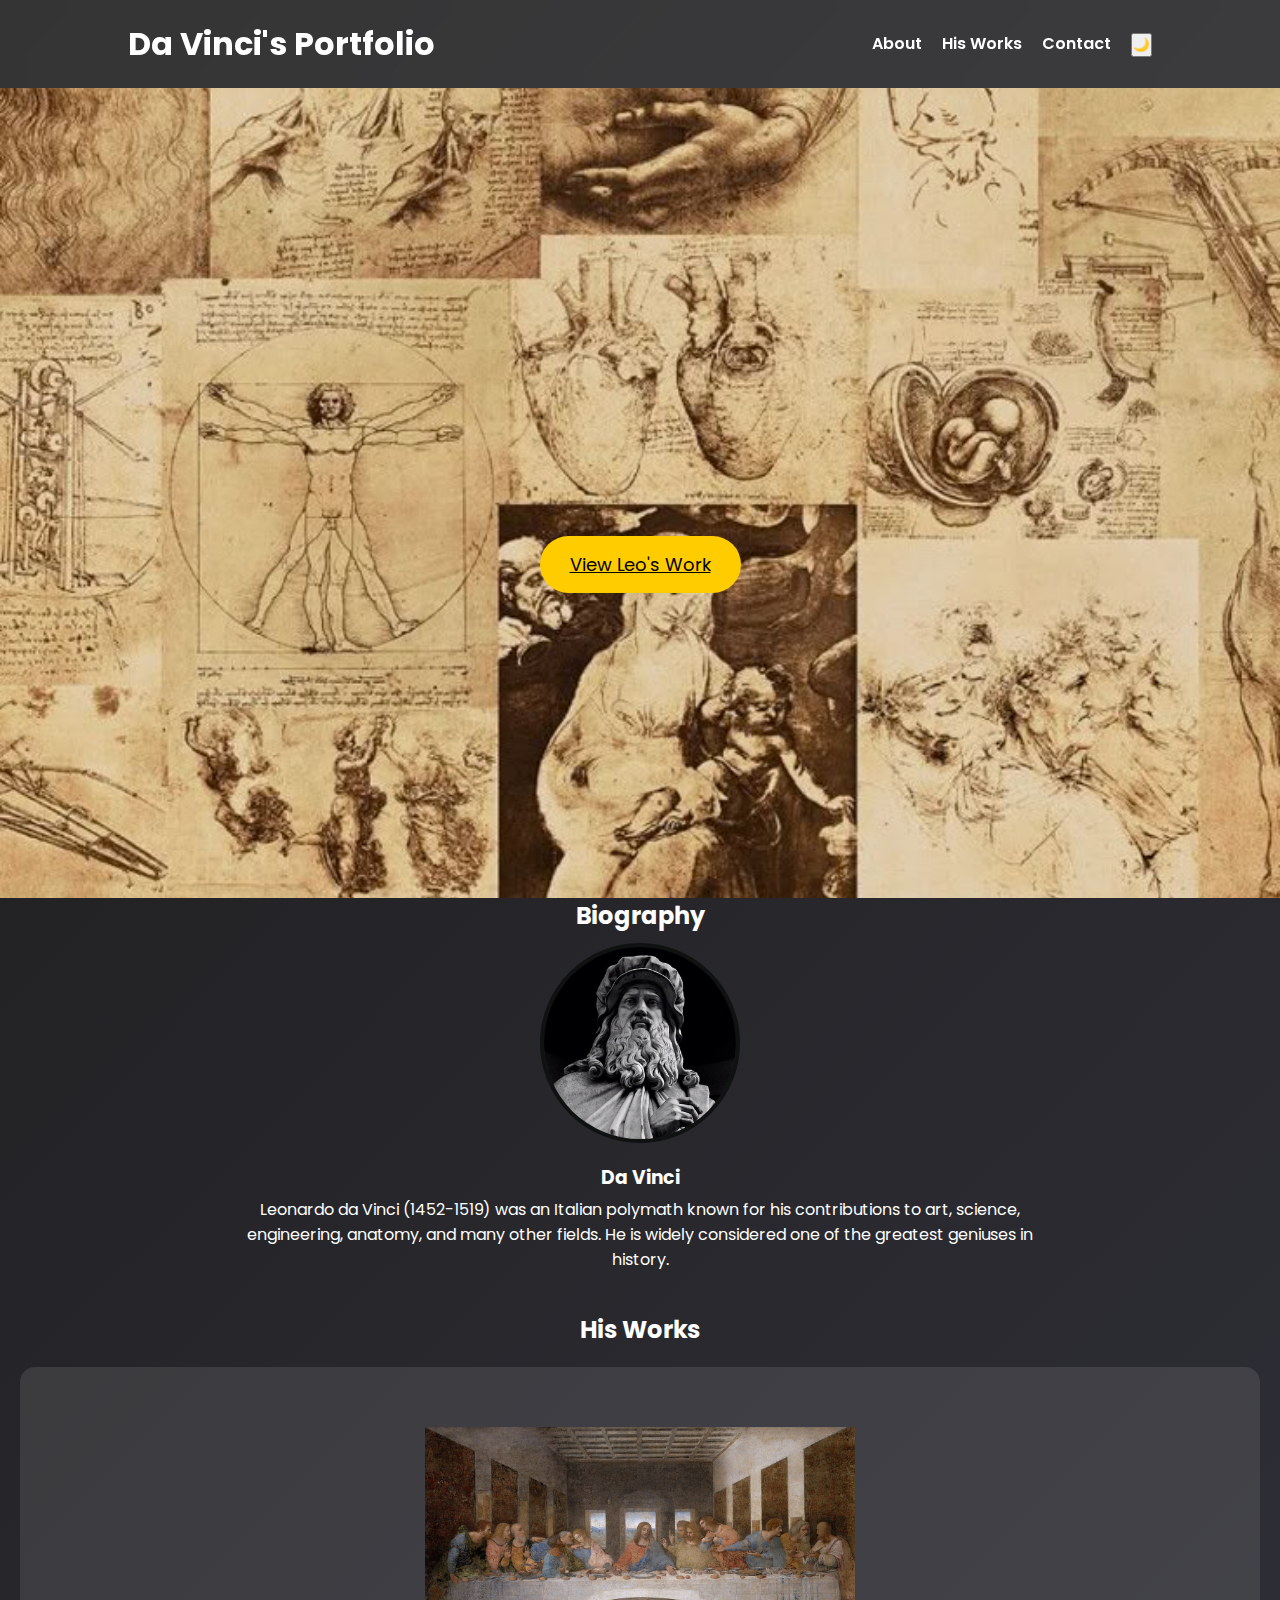
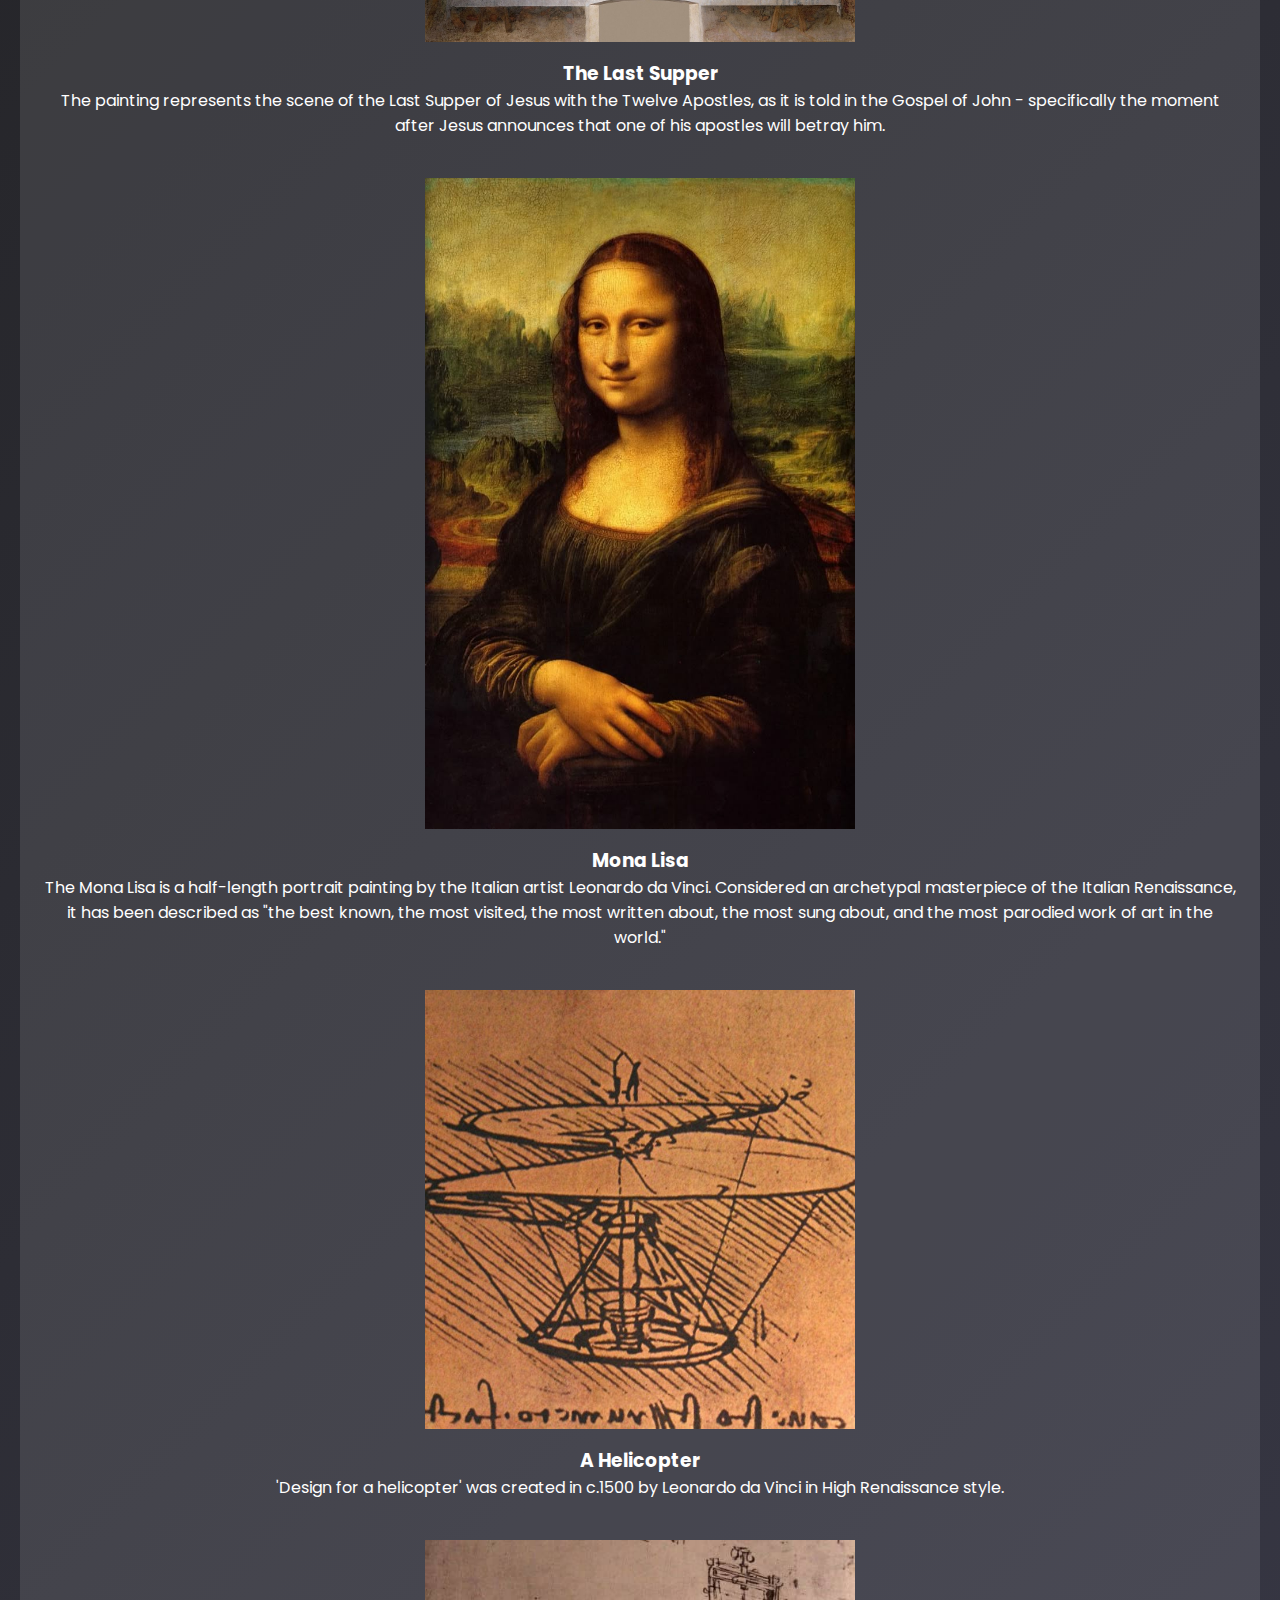
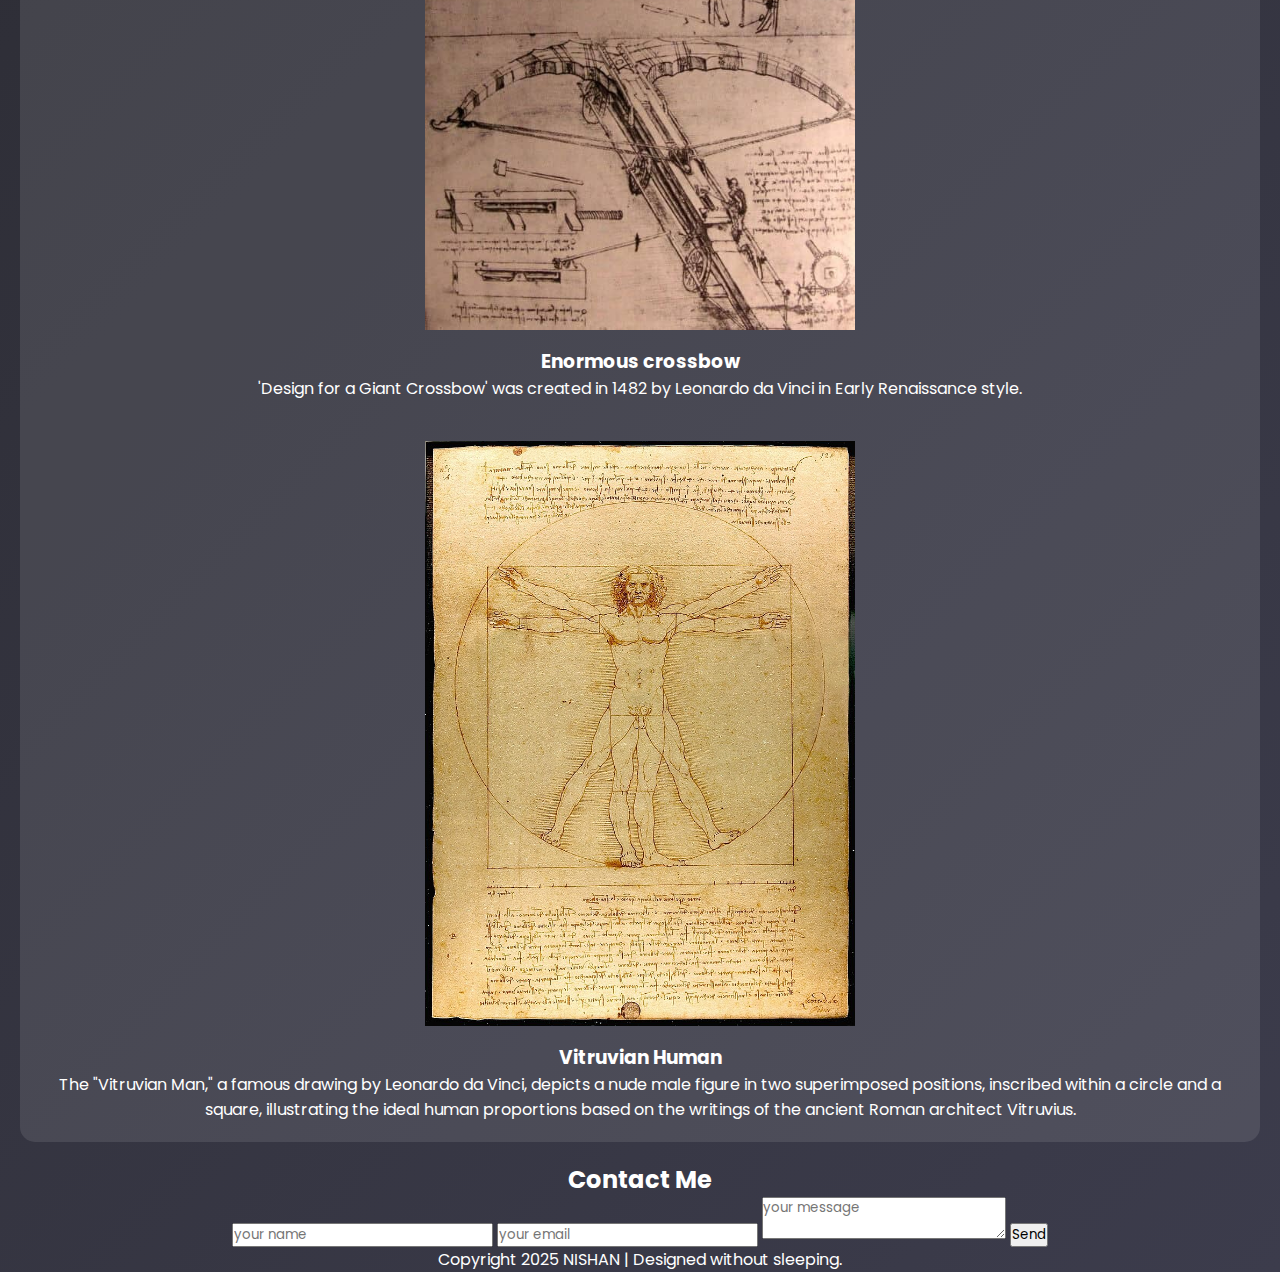
<file: index.html>
<!DOCTYPE html>
<html lang="en">
<head>
    <meta charset="UTF-8">
    <meta name="viewpoint" content="width=device-width, initial-scale=1.0">
    <title> My Portfolio </title>
    <link rel="stylesheet" href="style.css">
    <script defer src="script.js"></script>
    <link rel="preconnect" href="https://fonts.googleapis.com">
    <link rel="preconnect" href="https://fonts.gstatic.com" crossorigin>
    <link href="https://fonts.googleapis.com/css2?family=Jaro:opsz@6..72&family=Poppins:ital,wght@0,100;0,200;0,300;0,400;0,500;0,600;0,700;0,800;0,900;1,100;1,200;1,300;1,400;1,500;1,600;1,700;1,800;1,900&display=swap" rel="stylesheet">
</head>
<body>
    <header>
        <h1> Da Vinci's Portfolio</h1>
        <nav>
            <ul>
                <li><a href="#about">About</a></li>
                <li><a href="#projects">His Works</a></li>
                <li><a href="#contact">Contact</a></li>
                <li><button id="themeToggle">🌙</button></li>
            </ul>
        </nav>
    </header>
    
    <section id="hero">
        <div class="hero-content">
            <h2 class="hero-title">Hi, I'm <span>NISHAN</span></h2>
            <p class="hero-description">This is about Leonardo da Vinci.</p>
        </div>
         <a href="#projects" class="glow-button"> View Leo's Work </a>
    </section>

    <section id="about">
        <div class="about-container">
            <h2>Biography</h2>
            <img src="assets/leo.jpg" alt="Leonardo da Vinci" class="about-image">
                <h3>Da Vinci</h3>
                <p>Leonardo da Vinci (1452-1519) was an Italian polymath known for his contributions to art,
                     science, engineering, anatomy, and many other fields. He is widely considered one of the greatest 
                     geniuses in history.</p>
        </div>
    </section>
   
    <section id="projects">
        <h2>His Works</h2>
        <div class="project-card">
            <img src="assets/The_Last_Supper.jpg" alt="Project">
            <h3>The Last Supper</h3>
            <P>The painting represents the scene of the Last Supper of Jesus with the Twelve Apostles, as it is told in 
                the Gospel of John - specifically the moment after Jesus announces that one of his apostles will betray 
                him.</P>
            <img src="assets/The Renaissance.jpg">
            <h3>Mona Lisa</h3>
            <p>The Mona Lisa is a half-length portrait painting by the Italian artist Leonardo da Vinci. Considered an
                 archetypal masterpiece of the Italian Renaissance, it has been described as "the best known, the most 
                 visited, the most written about, the most sung about, and the most parodied work of art in the world."</p>
            <img src="assets/design-for-a-helicopter.jpg">
            <h3>A Helicopter</h3>
            <p>'Design for a helicopter' was created in c.1500 by Leonardo da Vinci in High Renaissance style.</p>
            <img src="assets/design-for-an-enormous-crossbow.jpg">
            <h3>Enormous crossbow</h3>
            <p>'Design for a Giant Crossbow' was created in 1482 by Leonardo da Vinci in Early Renaissance style.</p>
            <img src="assets/images.webp">
            <h3>Vitruvian Human</h3>
            <p>The "Vitruvian Man," a famous drawing by Leonardo da Vinci, depicts a nude male figure in two superimposed 
                positions, inscribed within a circle and a square, illustrating the ideal human proportions based on the 
                writings of the ancient Roman architect Vitruvius.</p>
        </div>
    </section>

    <section id="contact">
        <h2>Contact Me</h2>
        <form>
            <input type="text" placeholder="your name" required>
            <input type="email" placeholder="your email" required>
            <textarea placeholder="your message" required></textarea>
            <button type="submit">Send</button>
        </form>
    </section>

    <footer>
        <p> Copyright 2025 NISHAN | Designed without sleeping.</p>
    </footer>
</body>
</html>
</file>
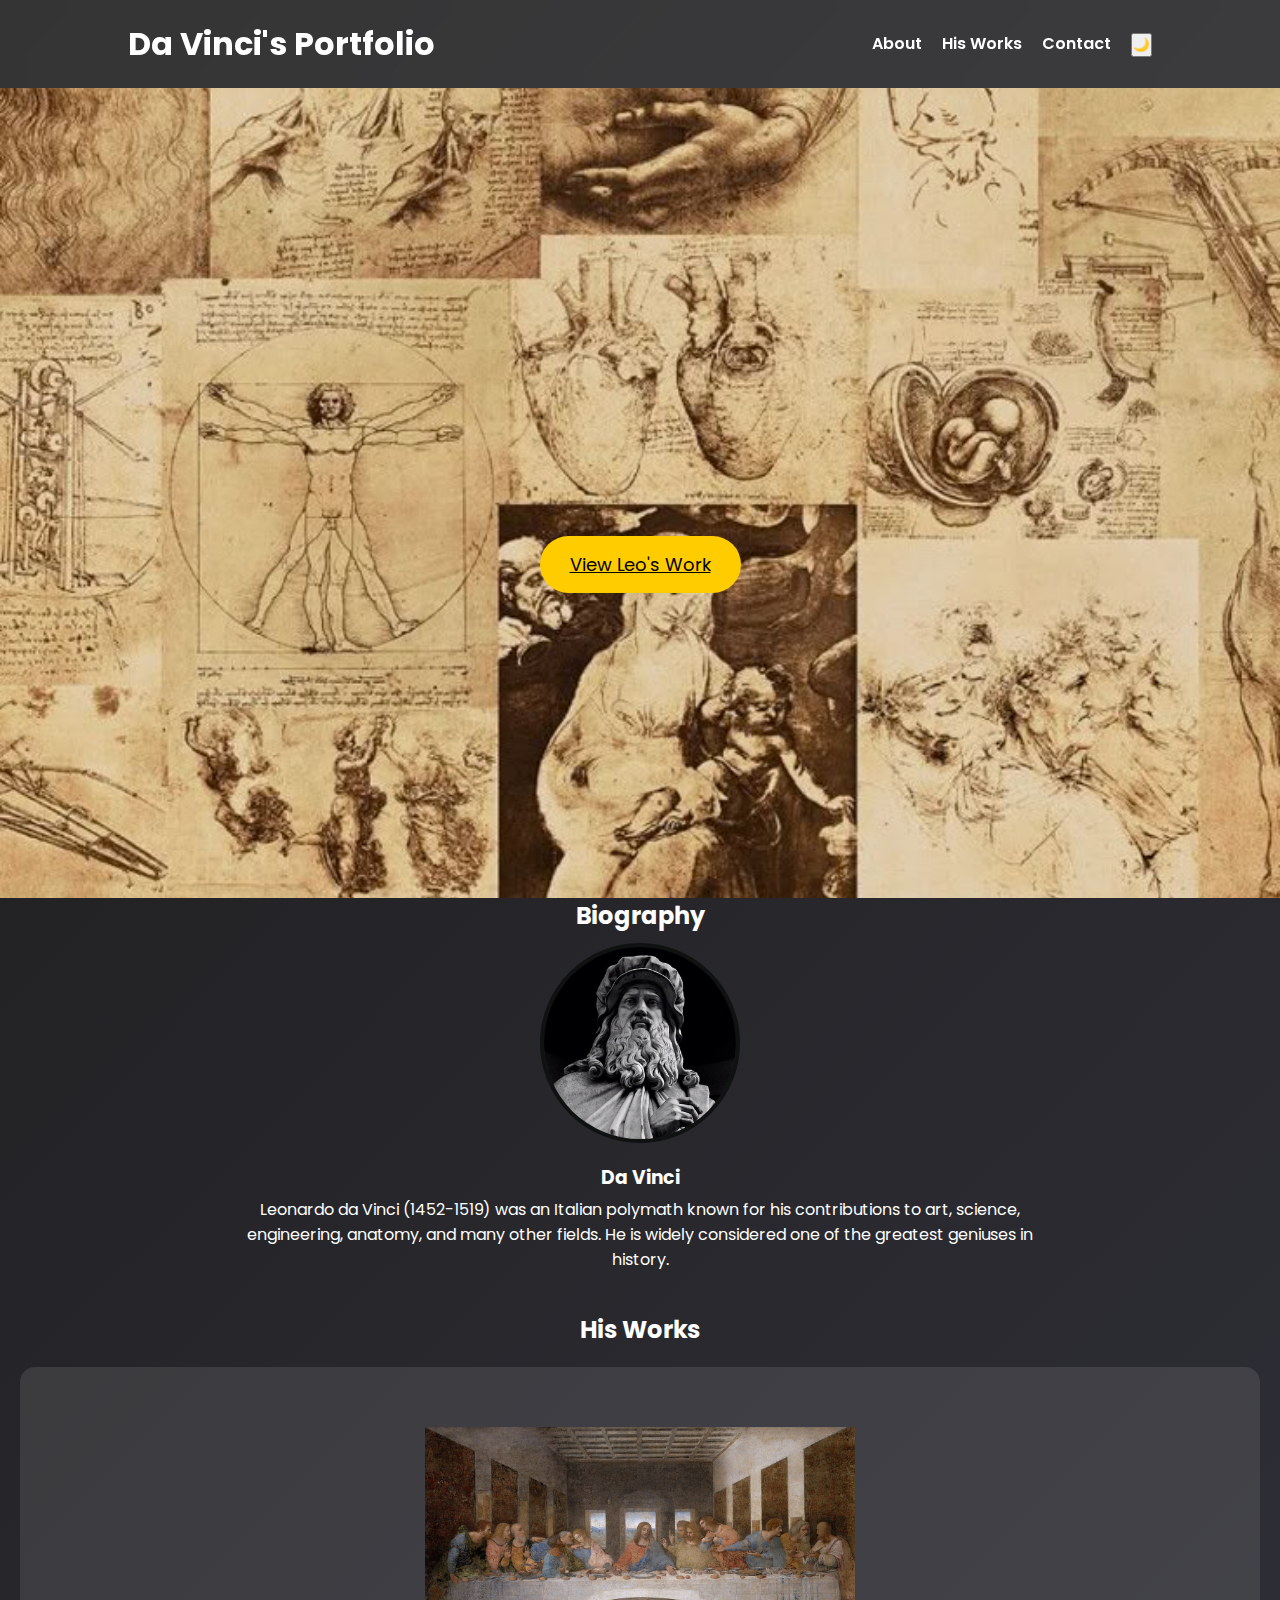
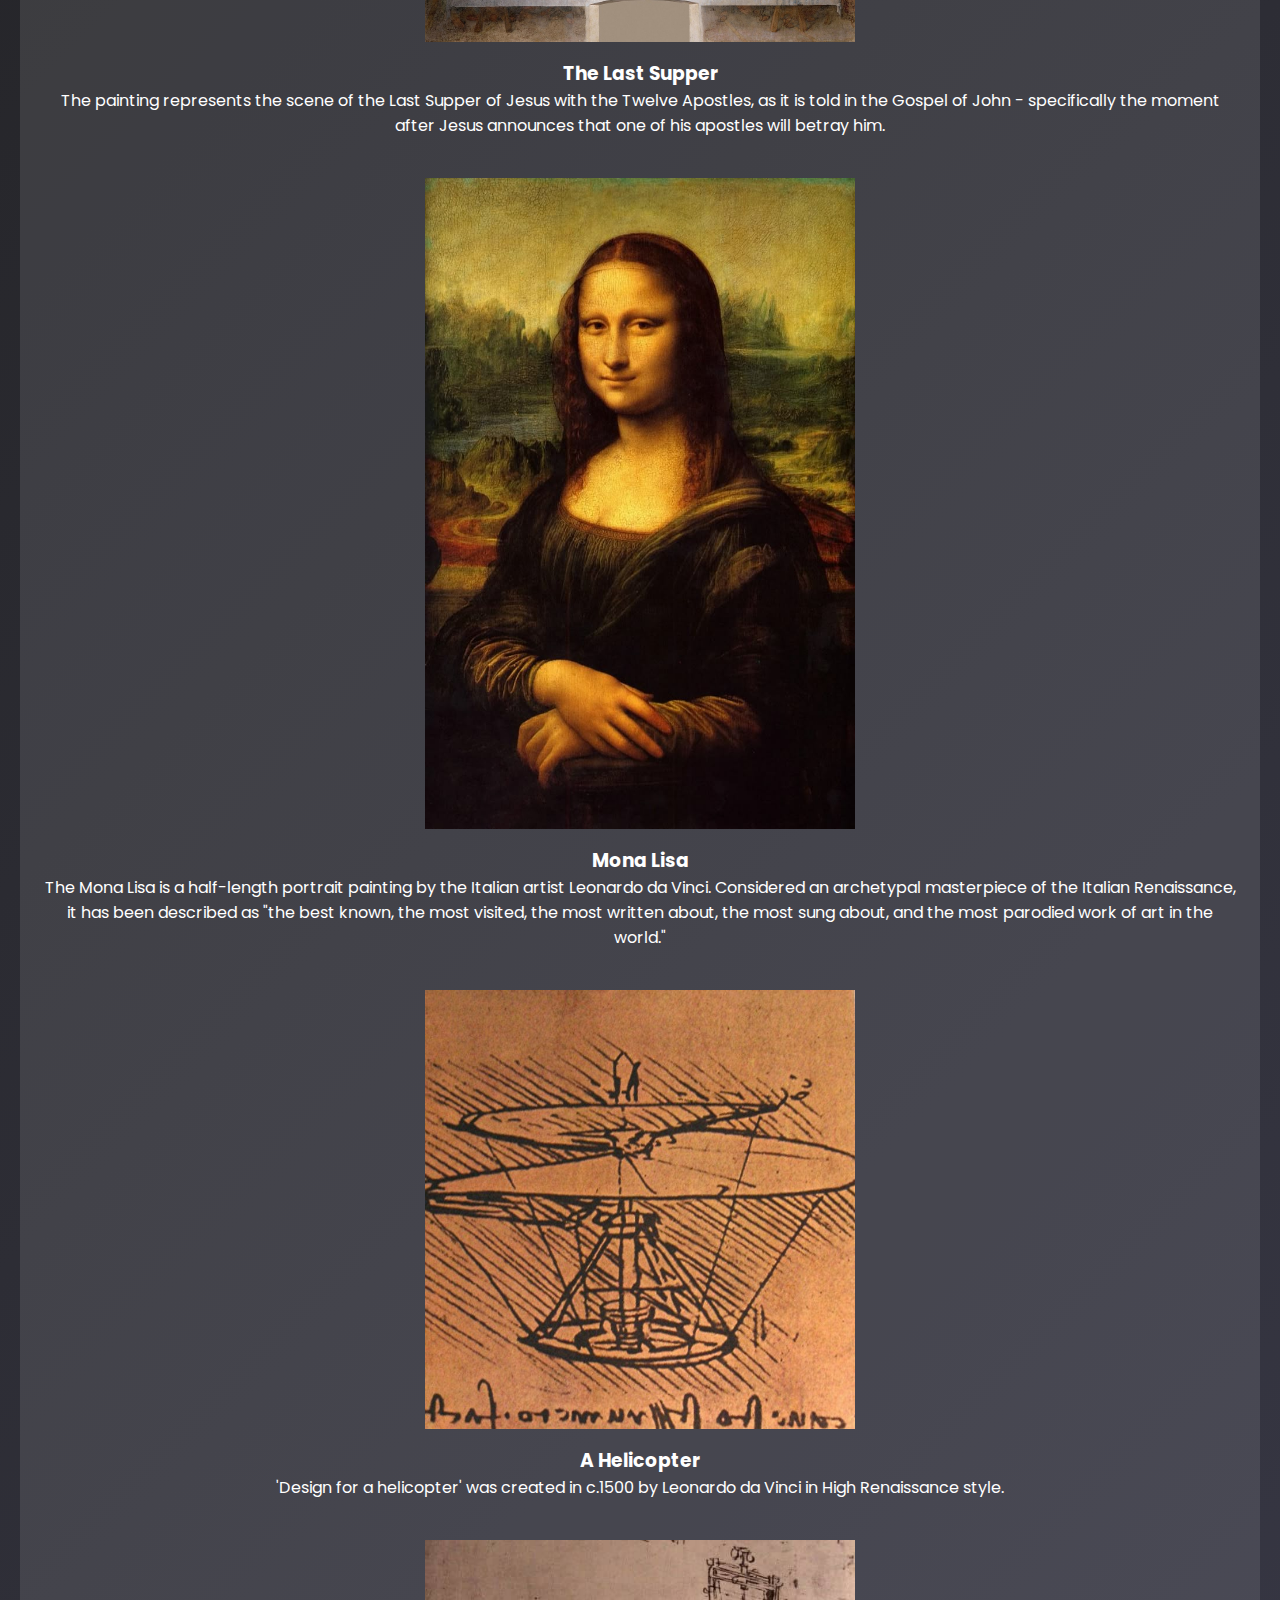
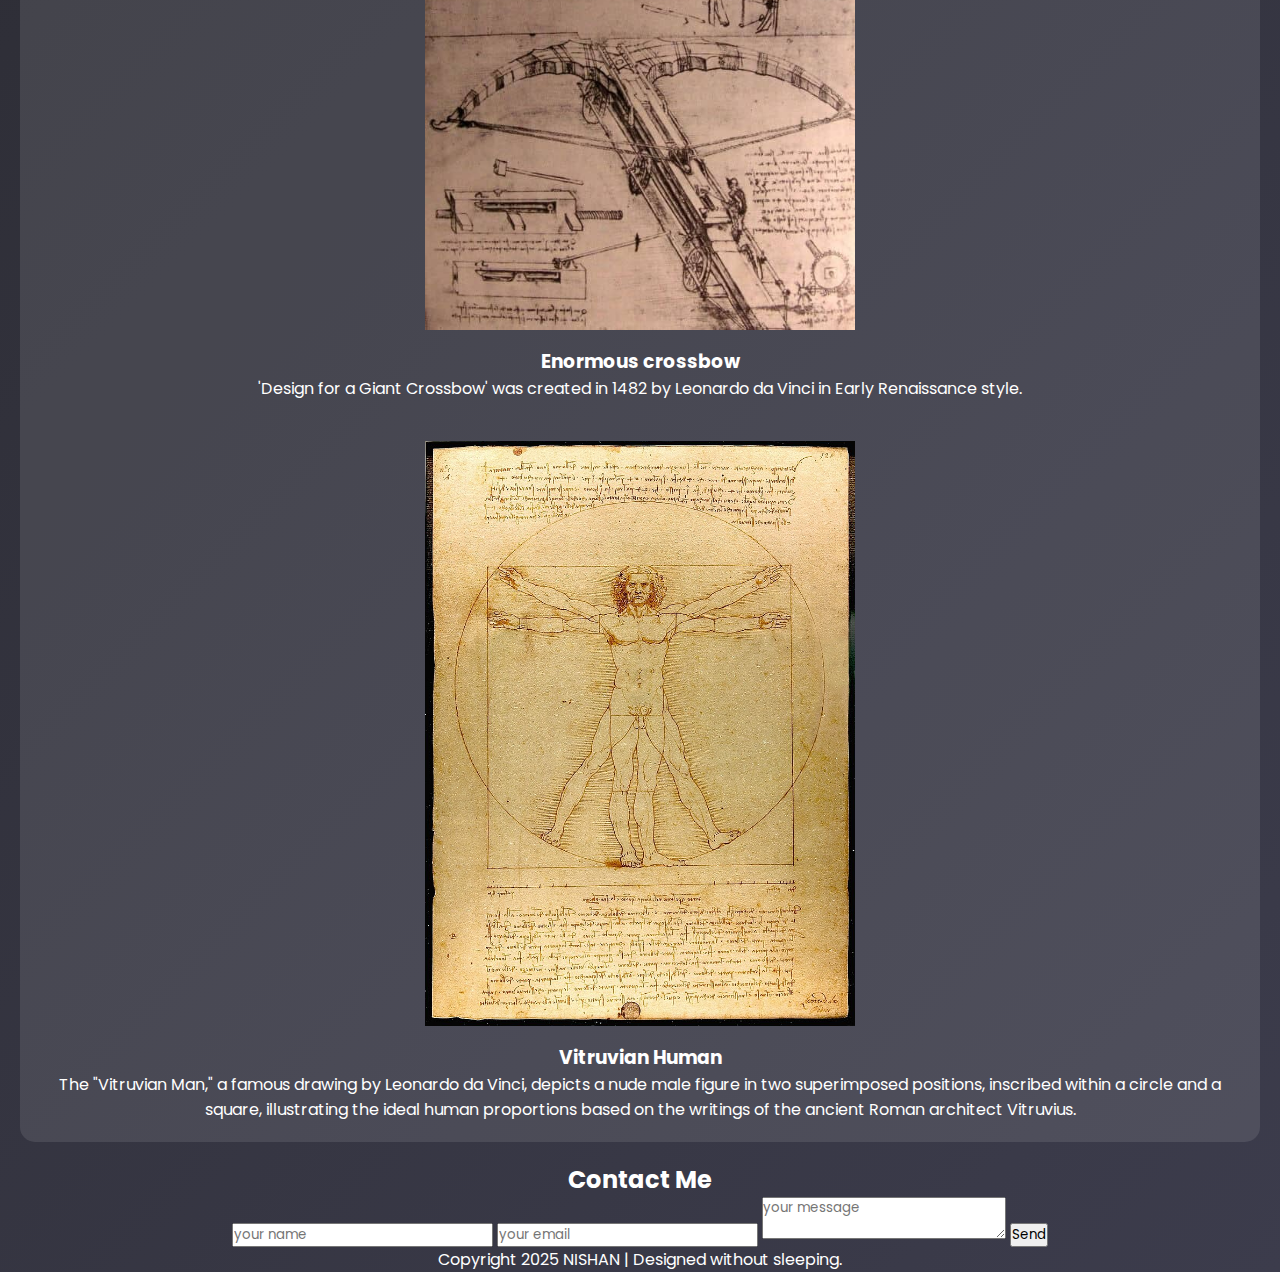
<file: portf.html>
<!DOCTYPE html>
<html lang="en">
<head>
    <meta charset="UTF-8">
    <meta name="viewpoint" content="width=device-width, initial-scale=1.0">
    <title> My Portfolio </title>
    <link rel="stylesheet" href="portf.css">
    <script defer src="portf.js"></script>
    <link rel="preconnect" href="https://fonts.googleapis.com">
    <link rel="preconnect" href="https://fonts.gstatic.com" crossorigin>
    <link href="https://fonts.googleapis.com/css2?family=Jaro:opsz@6..72&family=Poppins:ital,wght@0,100;0,200;0,300;0,400;0,500;0,600;0,700;0,800;0,900;1,100;1,200;1,300;1,400;1,500;1,600;1,700;1,800;1,900&display=swap" rel="stylesheet">
</head>
<body>
    <header>
        <h1> Da Vinci's Portfolio</h1>
        <nav>
            <ul>
                <li><a href="#about">About</a></li>
                <li><a href="#projects">His Works</a></li>
                <li><a href="#contact">Contact</a></li>
                <li><button id="themeToggle">🌙</button></li>
            </ul>
        </nav>
    </header>
    
    <section id="hero">
        <div class="hero-content">
            <h2 class="hero-title">Hi, I'm <span>NISHAN</span></h2>
            <p class="hero-description">This is about Leonardo da Vinci.</p>
        </div>
         <a href="#projects" class="glow-button"> View Leo's Work </a>
    </section>

    <section id="about">
        <div class="about-container">
            <h2>Biography</h2>
            <img src="assets/leo.jpg" alt="Leonardo da Vinci" class="about-image">
                <h3>Da Vinci</h3>
                <p>Leonardo da Vinci (1452-1519) was an Italian polymath known for his contributions to art,
                     science, engineering, anatomy, and many other fields. He is widely considered one of the greatest 
                     geniuses in history.</p>
        </div>
    </section>
   
    <section id="projects">
        <h2>His Works</h2>
        <div class="project-card">
            <img src="assets/The_Last_Supper.jpg" alt="Project">
            <h3>The Last Supper</h3>
            <P>The painting represents the scene of the Last Supper of Jesus with the Twelve Apostles, as it is told in 
                the Gospel of John - specifically the moment after Jesus announces that one of his apostles will betray 
                him.</P>
            <img src="assets/The Renaissance.jpg">
            <h3>Mona Lisa</h3>
            <p>The Mona Lisa is a half-length portrait painting by the Italian artist Leonardo da Vinci. Considered an
                 archetypal masterpiece of the Italian Renaissance, it has been described as "the best known, the most 
                 visited, the most written about, the most sung about, and the most parodied work of art in the world."</p>
            <img src="assets/design-for-a-helicopter.jpg">
            <h3>A Helicopter</h3>
            <p>'Design for a helicopter' was created in c.1500 by Leonardo da Vinci in High Renaissance style.</p>
            <img src="assets/design-for-an-enormous-crossbow.jpg">
            <h3>Enormous crossbow</h3>
            <p>'Design for a Giant Crossbow' was created in 1482 by Leonardo da Vinci in Early Renaissance style.</p>
            <img src="assets/images.webp">
            <h3>Vitruvian Human</h3>
            <p>The "Vitruvian Man," a famous drawing by Leonardo da Vinci, depicts a nude male figure in two superimposed 
                positions, inscribed within a circle and a square, illustrating the ideal human proportions based on the 
                writings of the ancient Roman architect Vitruvius.</p>
        </div>
    </section>

    <section id="contact">
        <h2>Contact Me</h2>
        <form>
            <input type="text" placeholder="your name" required>
            <input type="email" placeholder="your email" required>
            <textarea placeholder="your message" required></textarea>
            <button type="submit">Send</button>
        </form>
    </section>

    <footer>
        <p> Copyright 2025 NISHAN | Designed without sleeping.</p>
    </footer>
</body>
</html>
</file>
<file: style.css>
/* General Styling */
*{
    margin: 0;
    padding: 0;
    box-sizing: border-box;
    font-family: 'Poppins', sans-serif, times;
}

body{
    background: linear-gradient(135deg, #1e1e1e,#3c3c4c);
    color: white;
    text-align: center;
    transition: backgraound 0.5s ease-in-out;
}

/* Navigation Bar */
header {
    display: flex;
    justify-content: space-between;
    align-items: center;
    padding: 20px 10%;
    background: rgba(255, 255, 255, 0.1);
    backdrop-filter: blur(10px);
    position: sticky;
    top: 0;
    z-index: 100;
}

nav ul {
    list-style: none;
    display: flex;
    gap: 20px;
}

nav ul li a {
    text-decoration: none;
    color: white;
    font-weight: 600;
    transition: 0.3s;
}

nav ul li a:hover {
    color: #ffcc00;
}

/* Hero Section */
#hero {
    background-image: url('assets/bg.jpg');
    background-position: center;
    background-size: cover;
    height: 90vh;
    display: flex;
    flex-direction: column;
    align-items: center;
    justify-content: center;
}

.hero-content{
    opacity: 0;
    animation: fadeInUp 2s forwards;
}

.hero-title {
    font-size: 3rem;
    margin-bottom: 20px;
    opacity: 0;
    transform: translateY(50px);
    animation: slideInUp 1.5s forwards;
}

.hero-description {
    font-size: 1.5rem;
    opacity: 0;
    transform: translateY(50px);
    animation: slideInUp 1.5s 0.5s forwards;
}

.glow-button {
    background-color: #ffcc00;
    color: black;
    padding: 15px 30px;
    margin-top: 15px;
    border: none;
    border-radius: 50px;
    font-size: 18px;
    cursor: pointer;
    transition: 0.3s ease-in-out;
}

.glow-button.hover {
    box-shadow: 0px 0px 15px #ffcc00;
}
 /*About Section*/
.about {
    display: flex;
    justify-content: flex-start;
    align-items: center;
    padding: 50px 20px;
    flex-direction: column;
    height: 100vh;
    background-color: #f0f0f0;
    text-align: center;
    margin-bottom: 80px;
}

.about-container {
    display: flex;
    flex-direction: column;
    align-items: center;
    max-width: 800px;
    margin: 0 auto;
}

.about-container p {
    margin-top: 5px;
}

.about-image {
    width: 200px;
    height: 200px;
    border-radius: 50%;
    margin-top: 10px;
    margin-bottom: 20px;
    object-fit: cover;
    border: 4px solid #101111;
}

/* Project crad */

#projects {
    margin-top:  40px;
}

.project-card {
    background: rgba(255, 255, 255, 0.1);
    padding: 20px;
    margin: 20px;
    border-radius: 15px;
    transition: 0.3s;
}

.project-card img {
    max-width: 450px;
    align-items: auto;
    padding: 10px;
    object-fit: cover;
    margin-top: 30px;
    margin-bottom: 0;
}

.project-card:hover {
    transition: scale(1.05s);
}

/* Dark Mode*/
.dark-mode {
    background: linear-gradient(135deg, #0d0d15, #1a1a25)
}

@keyframes fadeInUp {
    0% {
        opacity: 0;
    }
    100% {
        opacity: 1;
    }
}

@keyframes slideInUp {
    0% {
        opacity: 0;
        transform: translateY(50px);
    }
    100% {
        opacity: 1;
        transform: translateY(0);
    }
}
</file>
<file: portf.css>
/* General Styling */
*{
    margin: 0;
    padding: 0;
    box-sizing: border-box;
    font-family: 'Poppins', sans-serif, times;
}

body{
    background: linear-gradient(135deg, #1e1e1e,#3c3c4c);
    color: white;
    text-align: center;
    transition: backgraound 0.5s ease-in-out;
}

/* Navigation Bar */
header {
    display: flex;
    justify-content: space-between;
    align-items: center;
    padding: 20px 10%;
    background: rgba(255, 255, 255, 0.1);
    backdrop-filter: blur(10px);
    position: sticky;
    top: 0;
    z-index: 100;
}

nav ul {
    list-style: none;
    display: flex;
    gap: 20px;
}

nav ul li a {
    text-decoration: none;
    color: white;
    font-weight: 600;
    transition: 0.3s;
}

nav ul li a:hover {
    color: #ffcc00;
}

/* Hero Section */
#hero {
    background-image: url('assets/bg.jpg');
    background-position: center;
    background-size: cover;
    height: 90vh;
    display: flex;
    flex-direction: column;
    align-items: center;
    justify-content: center;
}

.hero-content{
    opacity: 0;
    animation: fadeInUp 2s forwards;
}

.hero-title {
    font-size: 3rem;
    margin-bottom: 20px;
    opacity: 0;
    transform: translateY(50px);
    animation: slideInUp 1.5s forwards;
}

.hero-description {
    font-size: 1.5rem;
    opacity: 0;
    transform: translateY(50px);
    animation: slideInUp 1.5s 0.5s forwards;
}

.glow-button {
    background-color: #ffcc00;
    color: black;
    padding: 15px 30px;
    margin-top: 15px;
    border: none;
    border-radius: 50px;
    font-size: 18px;
    cursor: pointer;
    transition: 0.3s ease-in-out;
}

.glow-button.hover {
    box-shadow: 0px 0px 15px #ffcc00;
}
 /*About Section*/
.about {
    display: flex;
    justify-content: flex-start;
    align-items: center;
    padding: 50px 20px;
    flex-direction: column;
    height: 100vh;
    background-color: #f0f0f0;
    text-align: center;
    margin-bottom: 80px;
}

.about-container {
    display: flex;
    flex-direction: column;
    align-items: center;
    max-width: 800px;
    margin: 0 auto;
}

.about-container p {
    margin-top: 5px;
}

.about-image {
    width: 200px;
    height: 200px;
    border-radius: 50%;
    margin-top: 10px;
    margin-bottom: 20px;
    object-fit: cover;
    border: 4px solid #101111;
}

/* Project crad */

#projects {
    margin-top:  40px;
}

.project-card {
    background: rgba(255, 255, 255, 0.1);
    padding: 20px;
    margin: 20px;
    border-radius: 15px;
    transition: 0.3s;
}

.project-card img {
    max-width: 450px;
    align-items: auto;
    padding: 10px;
    object-fit: cover;
    margin-top: 30px;
    margin-bottom: 0;
}

.project-card:hover {
    transition: scale(1.05s);
}

/* Dark Mode*/
.dark-mode {
    background: linear-gradient(135deg, #0d0d15, #1a1a25)
}

@keyframes fadeInUp {
    0% {
        opacity: 0;
    }
    100% {
        opacity: 1;
    }
}

@keyframes slideInUp {
    0% {
        opacity: 0;
        transform: translateY(50px);
    }
    100% {
        opacity: 1;
        transform: translateY(0);
    }
}
</file>
